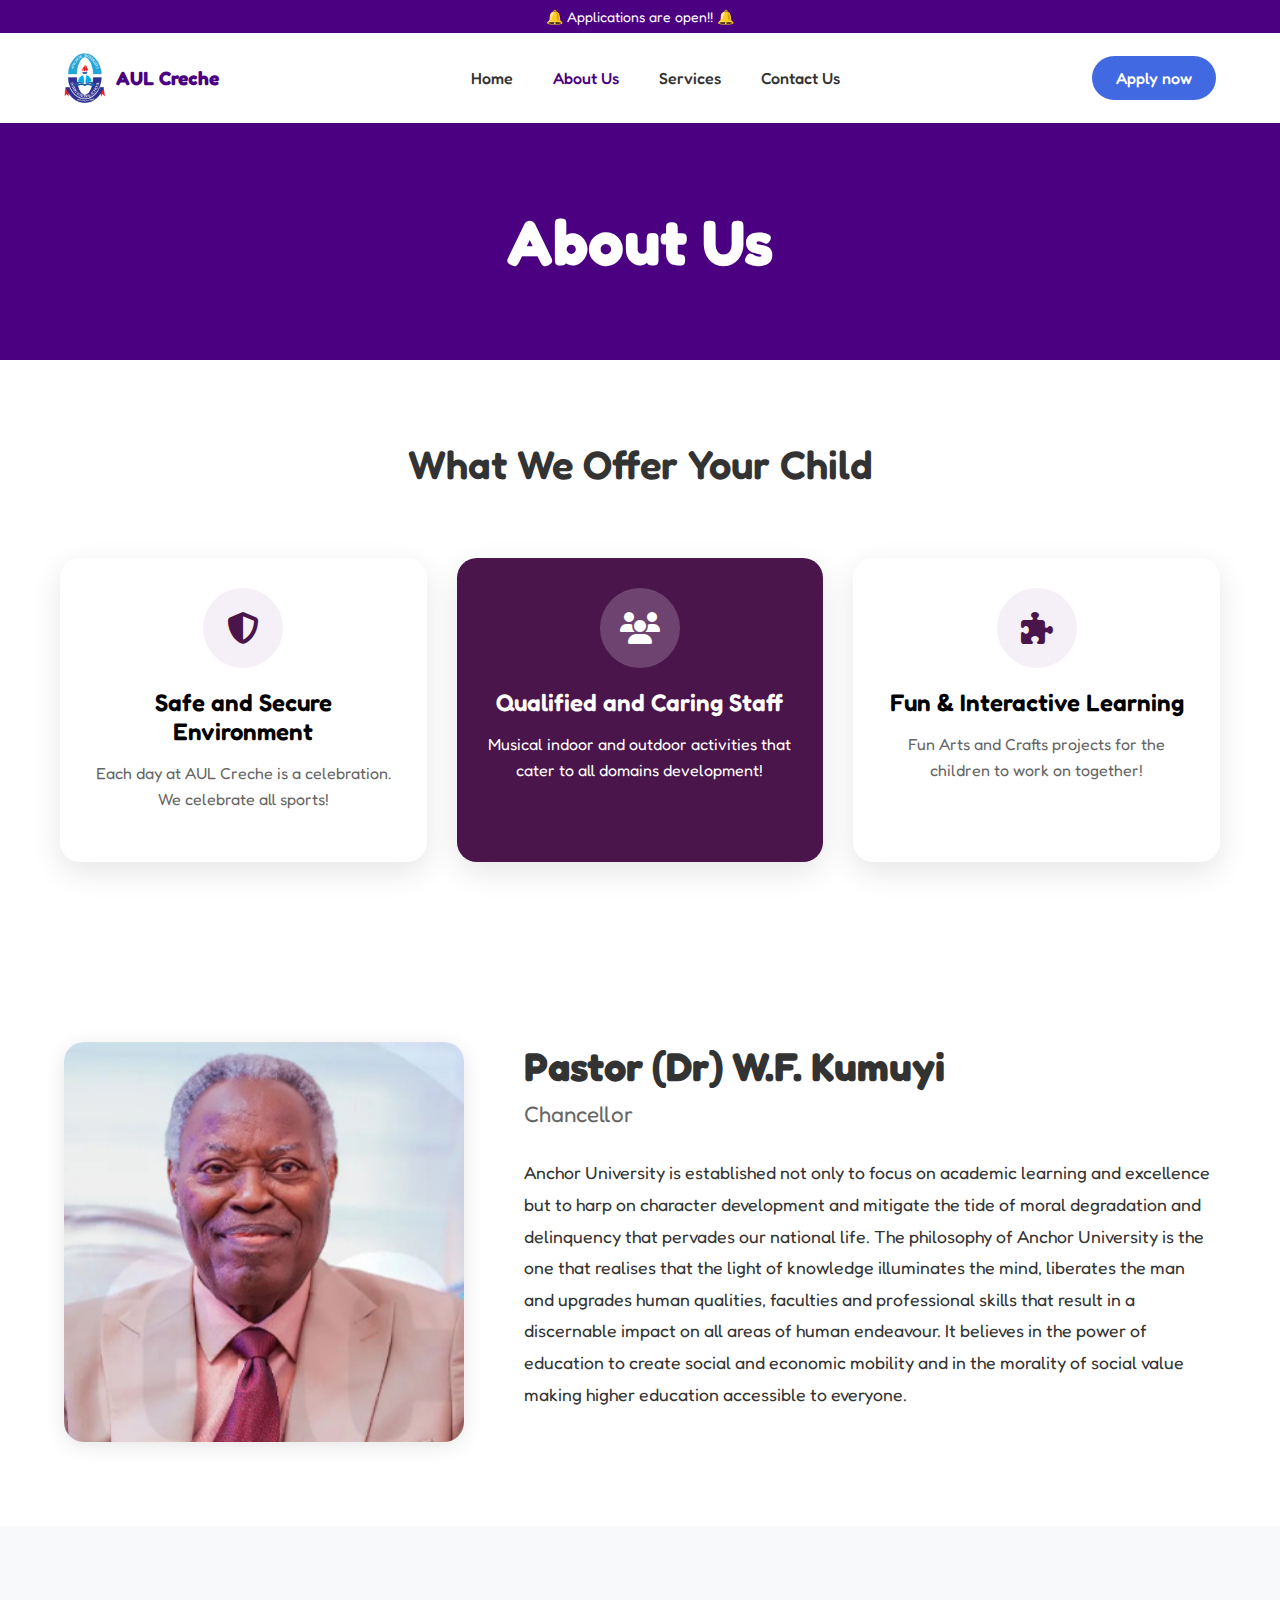
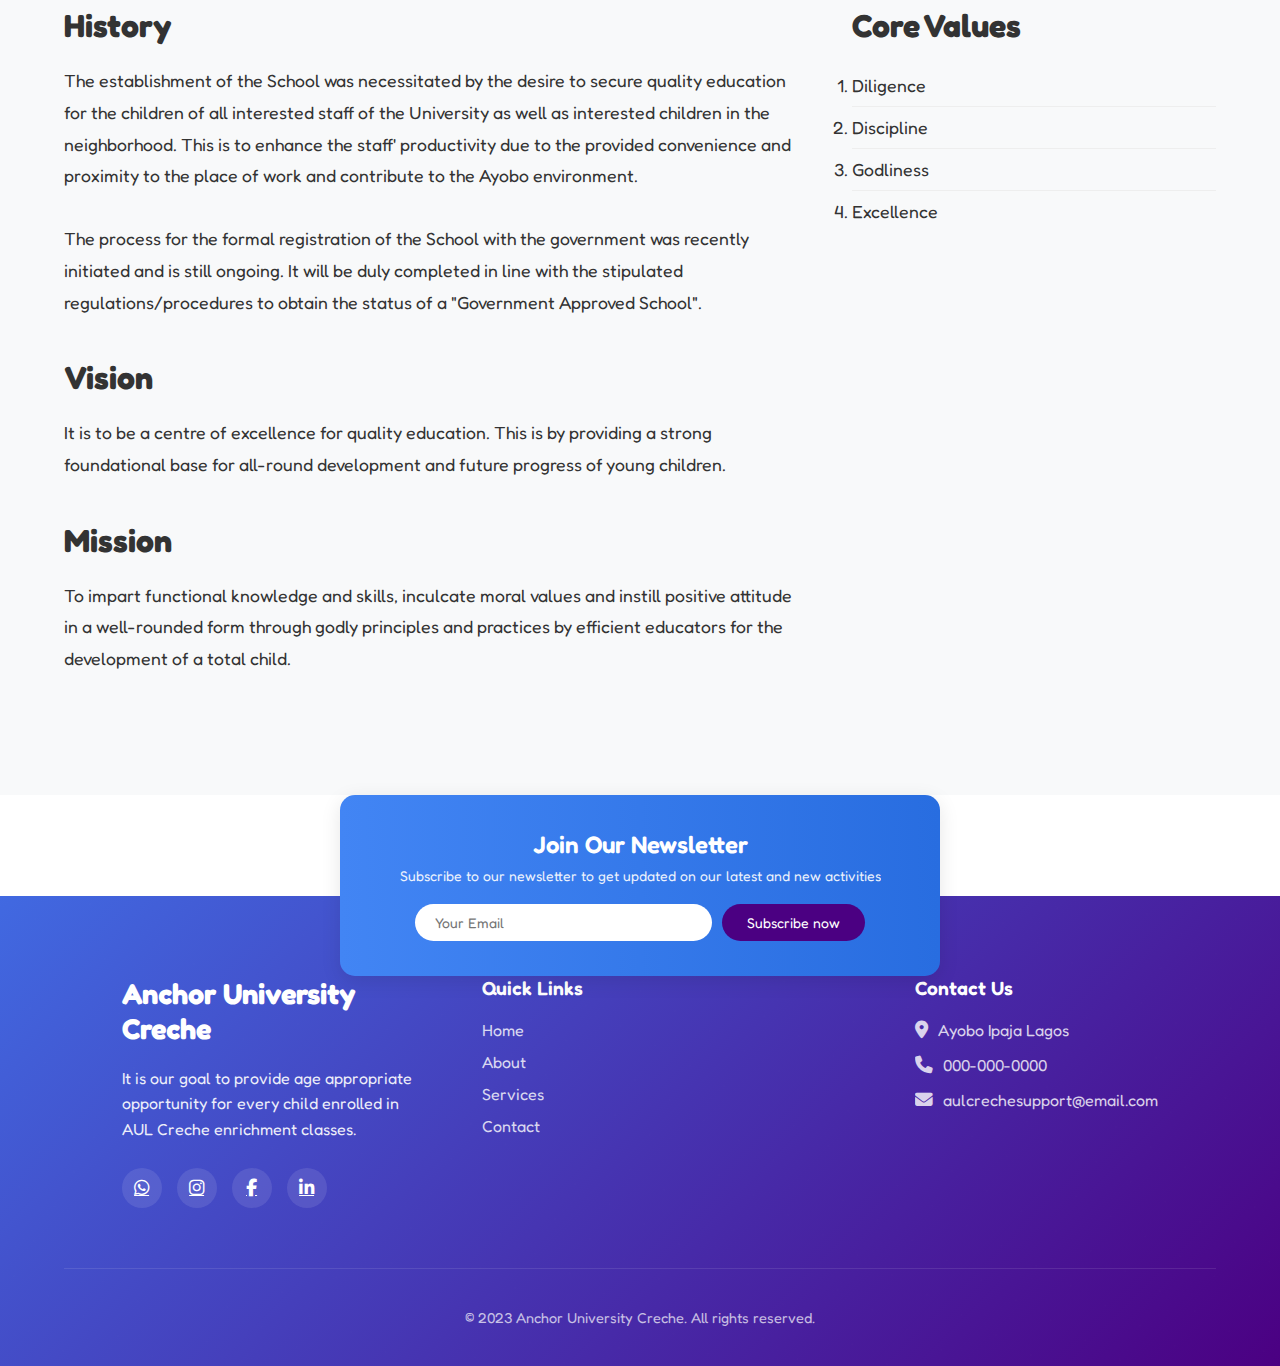
<file: about.html>
<!DOCTYPE html>
<html lang="en">
<head>
    <meta charset="UTF-8">
    <meta name="viewport" content="width=device-width, initial-scale=1.0">
    <title>About Us - Anchor University Creche</title>
    <link rel="icon" type="image/x-icon" href="/images/logo.png">
    <link rel="stylesheet" href="css/index.css">
    <link rel="stylesheet" href="css/about.css">
    <link rel="stylesheet" href="css/mobile-menu.css">
    <link href="https://fonts.googleapis.com/css2?family=Fredoka:wght@400;500;600;700&display=swap" rel="stylesheet">
    <link rel="stylesheet" href="https://cdnjs.cloudflare.com/ajax/libs/font-awesome/6.5.1/css/all.min.css">
</head>
<body>
    <!-- Announcement Bar -->
    <div class="announcement-bar">
        <p>🔔 Applications are open!! 🔔</p>
    </div>

    <!-- Header/Navigation -->
    <header>
        <nav class="navbar">
            <div class="logo">
                <img src="images/logo.png" alt="Anchor University Logo">
                <span class="logo-text">AUL Creche</span>
            </div>
            
            <ul class="nav-links">
                <li style="--i:1"><a href="index.html">Home</a></li>
                <li style="--i:2"><a href="about.html" class="active">About Us</a></li>
                <li style="--i:3"><a href="services.html">Services</a></li>
                <li style="--i:4"><a href="contact.html">Contact Us</a></li>
                <li style="--i:5" class="mobile-apply"><a href="contact.html" class="apply-btn">Apply now</a></li>
            </ul>

            <div class="nav-right">
                <a href="#" class="apply-btn desktop-apply">Apply now</a>
                <button class="menu-btn" aria-label="Toggle menu">
                    <span></span>
                    <span></span>
                    <span></span>
                </button>
            </div>
        </nav>
    </header>

    <!-- Page Title -->
    <section class="page-title">
        <h1>About Us</h1>
    </section>

    <!-- What We Offer Section -->
    <section class="what-we-offer">
        <h2>What We Offer Your Child</h2>
        <div class="offers-container">
            <div class="offer-card">
                <div class="offer-icon">
                    <i class="fas fa-shield-alt"></i>
                </div>
                <h3>Safe and Secure Environment</h3>
                <p>Each day at AUL Creche is a celebration. We celebrate all sports!</p>
            </div>

            <div class="offer-card purple">
                <div class="offer-icon">
                    <i class="fas fa-users"></i>
                </div>
                <h3>Qualified and Caring Staff</h3>
                <p>Musical indoor and outdoor activities that cater to all domains development!</p>
            </div>

            <div class="offer-card">
                <div class="offer-icon">
                    <i class="fas fa-puzzle-piece"></i>
                </div>
                <h3>Fun & Interactive Learning</h3>
                <p>Fun Arts and Crafts projects for the children to work on together!</p>
            </div>
        </div>
    </section>

    <!-- Chancellor Section -->
    <section class="chancellor-section">
        <div class="container">
            <div class="chancellor-content">
                <div class="chancellor-image">
                    <img src="images/gs.jpg" alt="Pastor (Dr) Kumuyi W.F.">
                </div>
                <div class="chancellor-info">
                    <h2>Pastor (Dr) W.F. Kumuyi</h2>
                    <p class="title">Chancellor</p>
                    <p class="description">
                        Anchor University is established not only to focus on academic learning and excellence but to harp on character development and mitigate the tide of moral degradation and delinquency that pervades our national life. The philosophy of Anchor University is the one that realises that the light of knowledge illuminates the mind, liberates the man and upgrades human qualities, faculties and professional skills that result in a discernable impact on all areas of human endeavour. It believes in the power of education to create social and economic mobility and in the morality of social value making higher education accessible to everyone.
                    </p>
                </div>
            </div>
        </div>
    </section>

    <!-- Info Section -->
    <section class="info-section">
        <div class="container">
            <div class="info-grid">
                <div class="info-left">
                    <div class="history-block">
                        <h2>History</h2>
                        <p>The establishment of the School was necessitated by the desire to secure quality education for the children of all interested staff of the University as well as interested children in the neighborhood. This is to enhance the staff' productivity due to the provided convenience and proximity to the place of work and contribute to the Ayobo environment. 
                            <br><br>The process for the formal registration of the School with the government was recently initiated and is still ongoing. It will be duly completed in line with the stipulated regulations/procedures to obtain the status of a "Government Approved School".
                            </p>
                    </div>
                    <div class="vision-block">
                        <h2>Vision</h2>
                        <p>It is to be a centre of excellence for quality education. This is by providing a strong foundational base for all-round development and future progress of young children.</p>
                    </div>
                    <div class="mission-block">
                        <h2>Mission</h2>
                        <p>To impart functional knowledge and skills, inculcate moral values and instill positive attitude in a well-rounded form through godly principles and practices by efficient educators for the development of a total child.</p>
                    </div>
                </div>
                <div class="info-right">
                    <div class="core-values">
                        <h2>Core Values</h2>
                        <ol>
                            <li>Diligence</li>
                            <li>Discipline</li>
                            <li>Godliness</li>
                            <li>Excellence</li>
                        </ol>
                    </div>
                </div>
            </div>
        </div>
    </section>

    <!-- Newsletter Section -->
    <section class="newsletter-section">
        <div class="newsletter-container">
            <h2>Join Our Newsletter</h2>
            <p>Subscribe to our newsletter to get updated on our latest and new activities</p>
            <form class="newsletter-form">
                <input type="email" placeholder="Your Email" required>
                <button type="submit" class="subscribe-button">Subscribe now</button>
            </form>
        </div>
    </section>

    <!-- Footer -->
    <footer class="footer">
        <div class="container">
            <div class="footer-content">
                <div class="footer-info">
                    <h1>Anchor University Creche</h1>
                    <p>It is our goal to provide age appropriate opportunity for every child enrolled in AUL Creche enrichment classes.</p>
                    <div class="social-icons">
                        <a href="#" aria-label="Twitter"><i class="fab fa-whatsapp"></i></a>
                        <a href="#" aria-label="Instagram"><i class="fab fa-instagram"></i></a>
                        <a href="#" aria-label="Facebook"><i class="fab fa-facebook-f"></i></a>
                        <a href="#" aria-label="LinkedIn"><i class="fab fa-linkedin-in"></i></a>
                    </div>
                </div>

                <div class="footer-links">
                    <div class="quick-links">
                        <h3>Quick Links</h3>
                        <ul>
                            <li><a href="index.html">Home</a></li>
                            <li><a href="about.html">About</a></li>
                            <li><a href="services.html">Services</a></li>
                            <li><a href="contact.html">Contact</a></li>
                        </ul>
                    </div>

                    <!-- <div class="quick-links">
                        <h3>Programs</h3>
                        <ul>
                            <li><a href="#">Curriculum</a></li>
                            <li><a href="#">Activities</a></li>
                            <li><a href="#">Events</a></li>
                            <li><a href="#">Gallery</a></li>
                        </ul>
                    </div> -->

                    <div class="contact-info">
                        <h3>Contact Us</h3>
                        <br>
                        <ul>
                            <li>
                                <i class="fas fa-map-marker-alt"></i>
                                Ayobo Ipaja Lagos
                            </li>
                            <li>
                                <i class="fas fa-phone"></i>
                                000-000-0000
                            </li>
                            <li>
                                <i class="fas fa-envelope"></i>
                                aulcrechesupport@email.com
                            </li>
                        </ul>
                    </div>
                </div>
            </div>
            
            <div class="footer-bottom">
                <p>&copy; 2023 Anchor University Creche. All rights reserved.</p>
            </div>
        </div>
    </footer>

    <script src="js/index.js"></script>
</body>
</html>
</file>
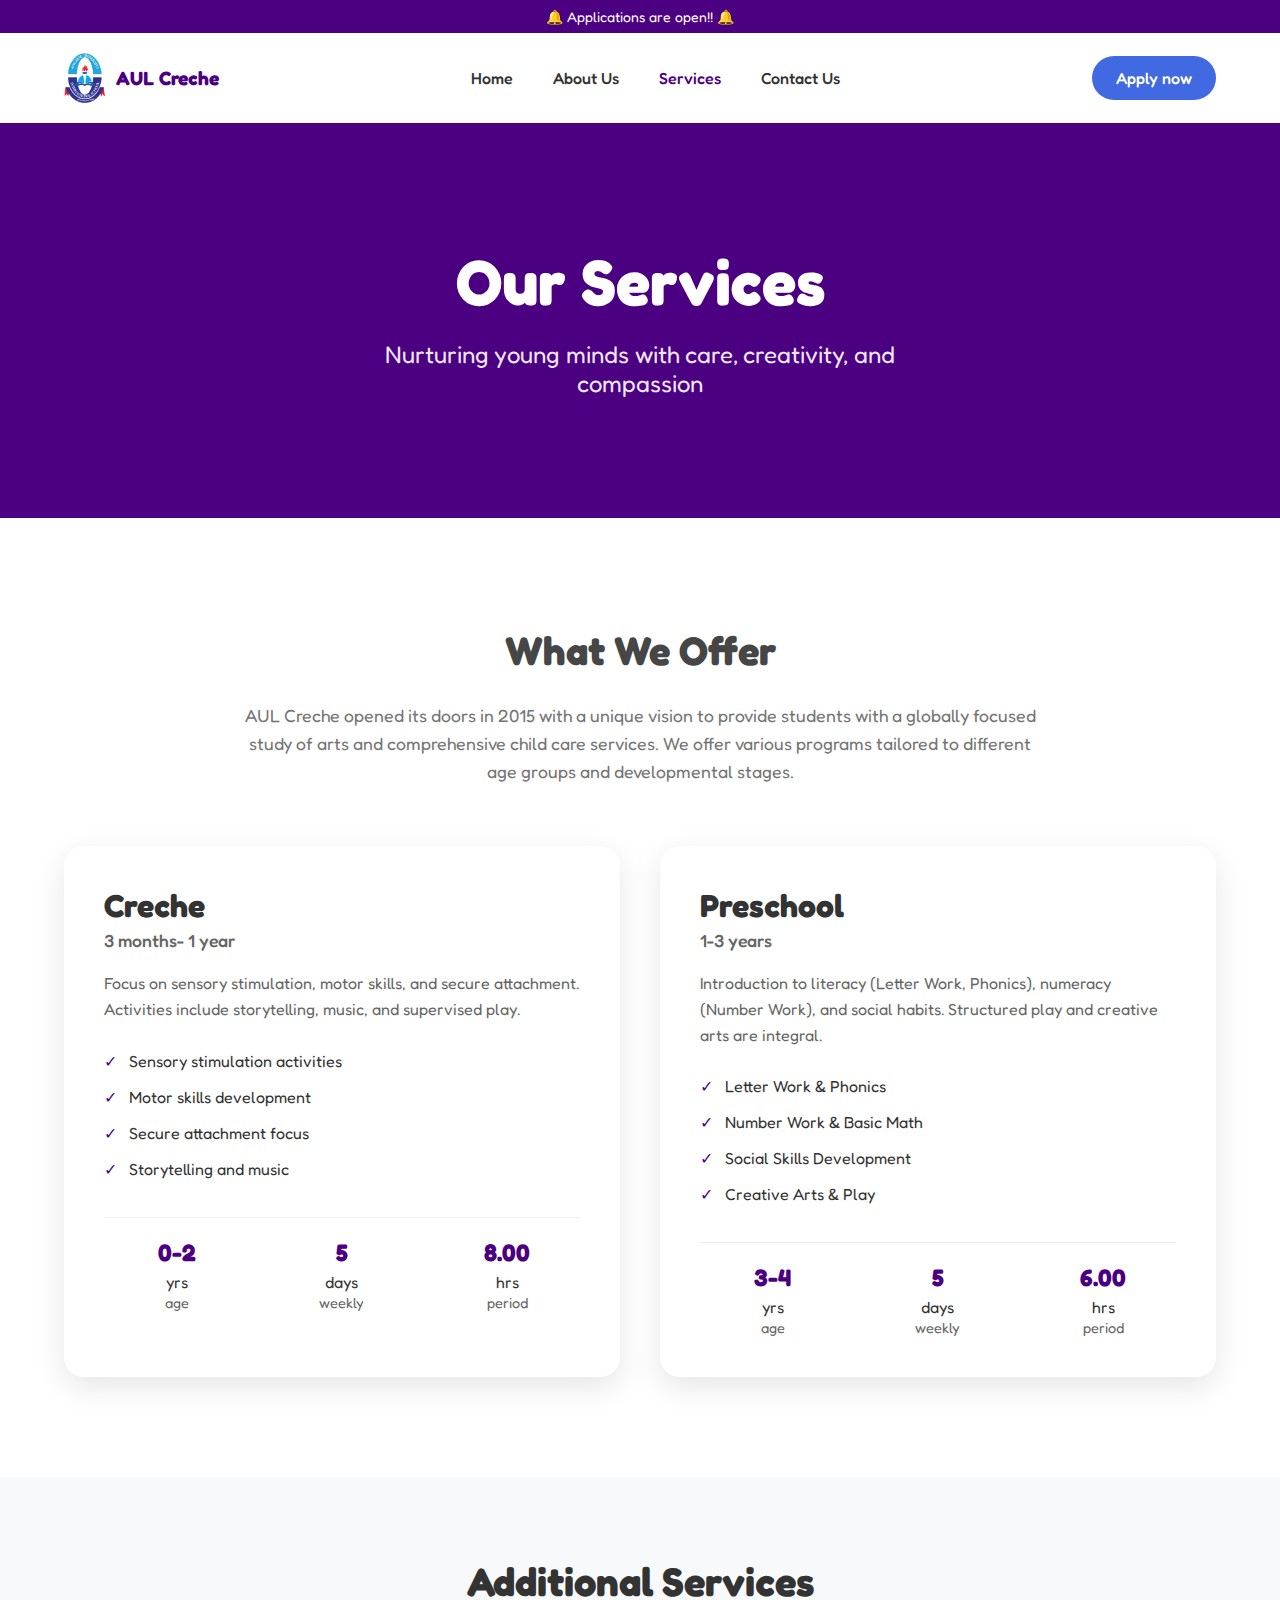
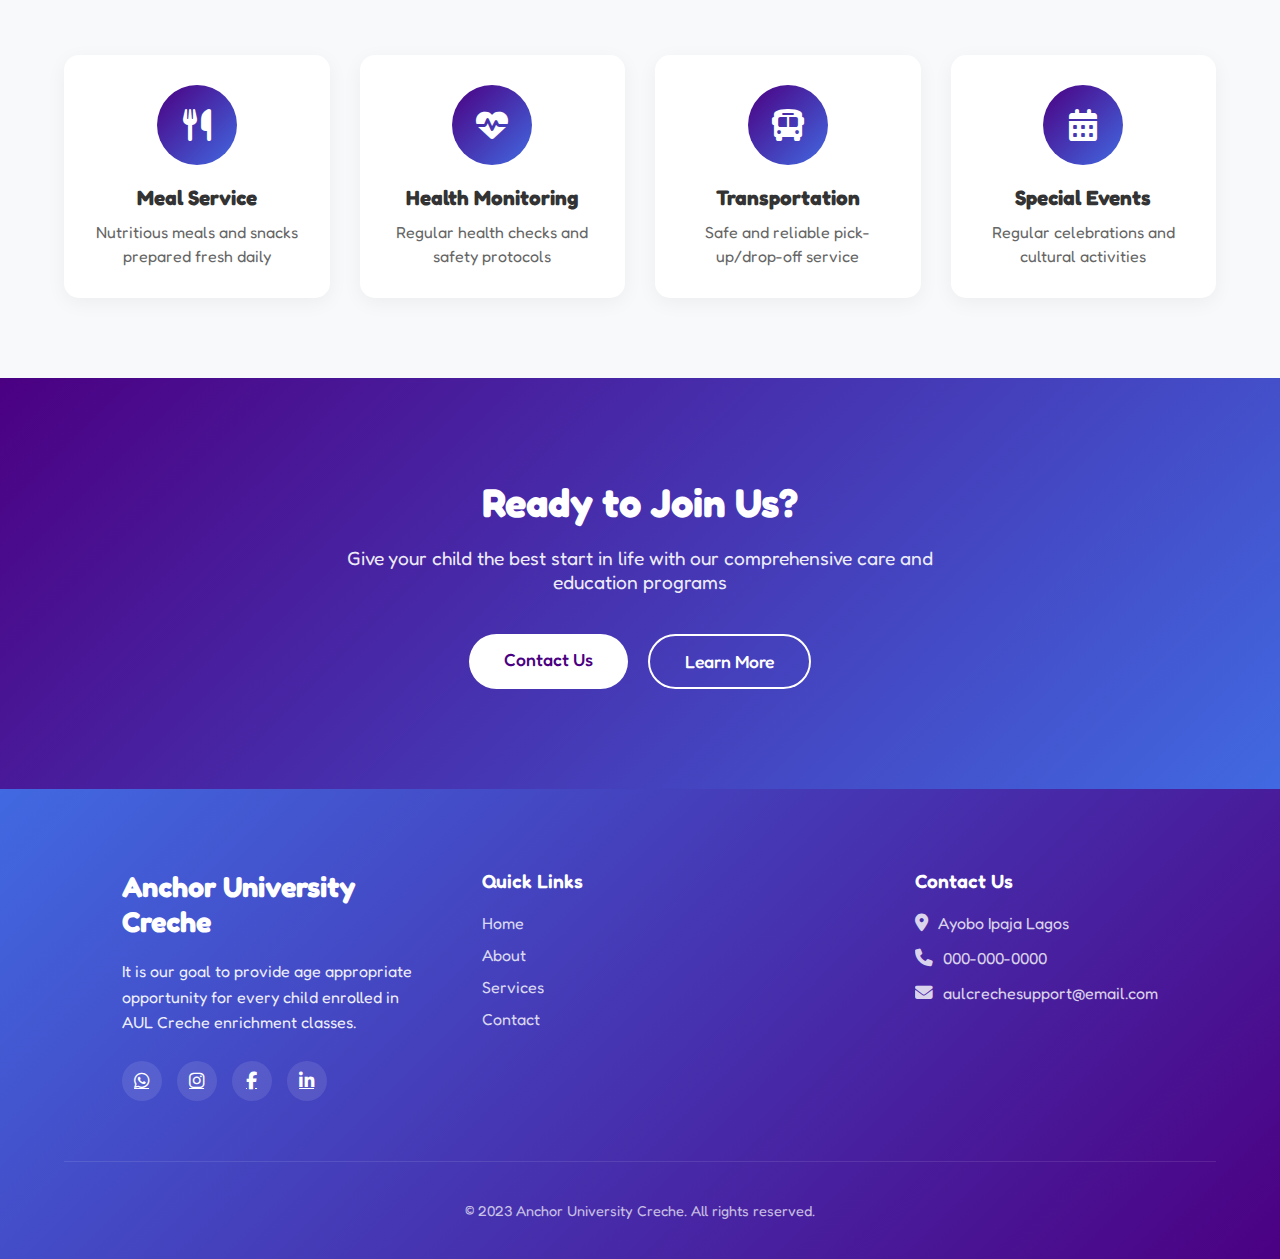
<file: services.html>
<!DOCTYPE html>
<html lang="en">
<head>
    <meta charset="UTF-8">
    <meta name="viewport" content="width=device-width, initial-scale=1.0">
    <title>Our Services - Anchor University Creche</title>
    <link rel="stylesheet" href="css/index.css">
    <link rel="stylesheet" href="css/services.css">
    <link rel="stylesheet" href="css/mobile-menu.css">
    <link href="https://fonts.googleapis.com/css2?family=Fredoka:wght@400;500;600;700&display=swap" rel="stylesheet">
    <link rel="stylesheet" href="https://cdnjs.cloudflare.com/ajax/libs/font-awesome/6.5.1/css/all.min.css">
</head>
<body>
    <!-- Announcement Bar -->
    <div class="announcement-bar">
        <p>🔔 Applications are open!! 🔔</p>
    </div>

    <!-- Header/Navigation -->
    <header>
        <nav class="navbar">
            <div class="logo">
                <img src="images/logo.png" alt="Anchor University Logo">
                <span class="logo-text">AUL Creche</span>
            </div>
            
            <ul class="nav-links">
                <li style="--i:1"><a href="index.html">Home</a></li>
                <li style="--i:2"><a href="about.html">About Us</a></li>
                <li style="--i:3"><a href="services.html" class="active">Services</a></li>
                <li style="--i:4"><a href="contact.html">Contact Us</a></li>
                <li style="--i:5" class="mobile-apply"><a href="#" class="apply-btn">Apply now</a></li>
            </ul>

            <div class="nav-right">
                <a href="#" class="apply-btn desktop-apply">Apply now</a>
                <button class="menu-btn" aria-label="Toggle menu">
                    <span></span>
                    <span></span>
                    <span></span>
                </button>
            </div>
        </nav>
    </header>

    <!-- Services Hero Section -->
    <section class="services-hero">
        <div class="container">
            <h1>Our Services</h1>
            <p>Nurturing young minds with care, creativity, and compassion</p>
        </div>
    </section>

    <!-- Main Services Section -->
    <section class="services-main">
        <div class="container">
            <div class="services-intro">
                <h2>What We Offer</h2>
                <p>AUL Creche opened its doors in 2015 with a unique vision to provide students with a globally focused study of arts and comprehensive child care services. We offer various programs tailored to different age groups and developmental stages.</p>
            </div>

            <div class="services-grid">
                <!-- Creche Service -->
                <div class="service-card">
                    <div class="service-content">
                        <h3>Creche</h3>
                        <p class="age-range">3 months- 1 year</p>
                        <p>Focus on sensory stimulation, motor skills, and secure attachment. Activities include storytelling, music, and supervised play.</p>
                        <ul class="service-features">
                            <li>Sensory stimulation activities</li>
                            <li>Motor skills development</li>
                            <li>Secure attachment focus</li>
                            <li>Storytelling and music</li>
                        </ul>
                        <div class="service-details">
                            <div class="detail-item">
                                <h4>0-2</h4>
                                <p>yrs</p>
                                <span>age</span>
                            </div>
                            <div class="detail-item">
                                <h4>5</h4>
                                <p>days</p>
                                <span>weekly</span>
                            </div>
                            <div class="detail-item">
                                <h4>8.00</h4>
                                <p>hrs</p>
                                <span>period</span>
                            </div>
                        </div>
                    </div>
                </div>

                <!-- Preschool Service -->
                <div class="service-card">
                    <div class="service-content">
                        <h3>Preschool</h3>
                        <p class="age-range">1-3 years</p>
                        <p>Introduction to literacy (Letter Work, Phonics), numeracy (Number Work), and social habits. Structured play and creative arts are integral.</p>
                        <ul class="service-features">
                            <li>Letter Work & Phonics</li>
                            <li>Number Work & Basic Math</li>
                            <li>Social Skills Development</li>
                            <li>Creative Arts & Play</li>
                        </ul>
                        <div class="service-details">
                            <div class="detail-item">
                                <h4>3-4</h4>
                                <p>yrs</p>
                                <span>age</span>
                            </div>
                            <div class="detail-item">
                                <h4>5</h4>
                                <p>days</p>
                                <span>weekly</span>
                            </div>
                            <div class="detail-item">
                                <h4>6.00</h4>
                                <p>hrs</p>
                                <span>period</span>
                            </div>
                        </div>
                    </div>
                </div>
            </div>
        </div>
    </section>

    <!-- Additional Services Section -->
    <section class="additional-services">
        <div class="container">
            <h2>Additional Services</h2>
            <div class="additional-services-grid">
                <div class="additional-service-card">
                    <div class="service-icon">
                        <i class="fas fa-utensils"></i>
                    </div>
                    <h3>Meal Service</h3>
                    <p>Nutritious meals and snacks prepared fresh daily</p>
                </div>
                <div class="additional-service-card">
                    <div class="service-icon">
                        <i class="fas fa-heartbeat"></i>
                    </div>
                    <h3>Health Monitoring</h3>
                    <p>Regular health checks and safety protocols</p>
                </div>
                <div class="additional-service-card">
                    <div class="service-icon">
                        <i class="fas fa-bus"></i>
                    </div>
                    <h3>Transportation</h3>
                    <p>Safe and reliable pick-up/drop-off service</p>
                </div>
                <div class="additional-service-card">
                    <div class="service-icon">
                        <i class="fas fa-calendar-alt"></i>
                    </div>
                    <h3>Special Events</h3>
                    <p>Regular celebrations and cultural activities</p>
                </div>
            </div>
        </div>
    </section>

    <!-- CTA Section -->
    <section class="services-cta">
        <div class="container">
            <h2>Ready to Join Us?</h2>
            <p>Give your child the best start in life with our comprehensive care and education programs</p>
            <div class="cta-buttons">
                <a href="contact.html" class="primary-btn">Contact Us</a>
                <a href="about.html" class="secondary-btn">Learn More</a>
            </div>
        </div>
    </section>

    <!-- Newsletter Section
    <section class="newsletter-section">
        <div class="newsletter-container">
            <h2>Join Our Newsletter</h2>
            <p>Subscribe to our newsletter to get updated on our latest and new activities</p>
            <form class="newsletter-form">
                <input type="email" placeholder="Your Email" required>
                <button type="submit" class="subscribe-button">Subscribe now</button>
            </form>
        </div>
    </section> -->

    <!-- Footer -->
    <footer class="footer">
        <div class="container">
            <div class="footer-content">
                <div class="footer-info">
                    <h1>Anchor University Creche</h1>
                    <p>It is our goal to provide age appropriate opportunity for every child enrolled in AUL Creche enrichment classes.</p>
                    <div class="social-icons">
                        <a href="#" aria-label="Twitter"><i class="fab fa-whatsapp"></i></a>
                        <a href="#" aria-label="Instagram"><i class="fab fa-instagram"></i></a>
                        <a href="#" aria-label="Facebook"><i class="fab fa-facebook-f"></i></a>
                        <a href="#" aria-label="LinkedIn"><i class="fab fa-linkedin-in"></i></a>
                    </div>
                </div>

                <div class="footer-links">
                    <div class="quick-links">
                        <h3>Quick Links</h3>
                        <ul>
                            <li><a href="index.html">Home</a></li>
                            <li><a href="about.html">About</a></li>
                            <li><a href="services.html">Services</a></li>
                            <li><a href="contact.html">Contact</a></li>
                        </ul>
                    </div>

                    <!-- <div class="quick-links">
                        <h3>Programs</h3>
                        <ul>
                            <li><a href="#">Curriculum</a></li>
                            <li><a href="#">Activities</a></li>
                            <li><a href="#">Events</a></li>
                            <li><a href="#">Gallery</a></li>
                        </ul>
                    </div> -->

                    <div class="contact-info">
                        <h3>Contact Us</h3>
                        <br>
                        <ul>
                            <li>
                                <i class="fas fa-map-marker-alt"></i>
                                Ayobo Ipaja Lagos
                            </li>
                            <li>
                                <i class="fas fa-phone"></i>
                                000-000-0000
                            </li>
                            <li>
                                <i class="fas fa-envelope"></i>
                                aulcrechesupport@email.com
                            </li>
                        </ul>
                    </div>
                </div>
            </div>
            
            <div class="footer-bottom">
                <p>&copy; 2023 Anchor University Creche. All rights reserved.</p>
            </div>
        </div>
    </footer>

    <script src="js/index.js"></script>
</body>
</html>
</file>
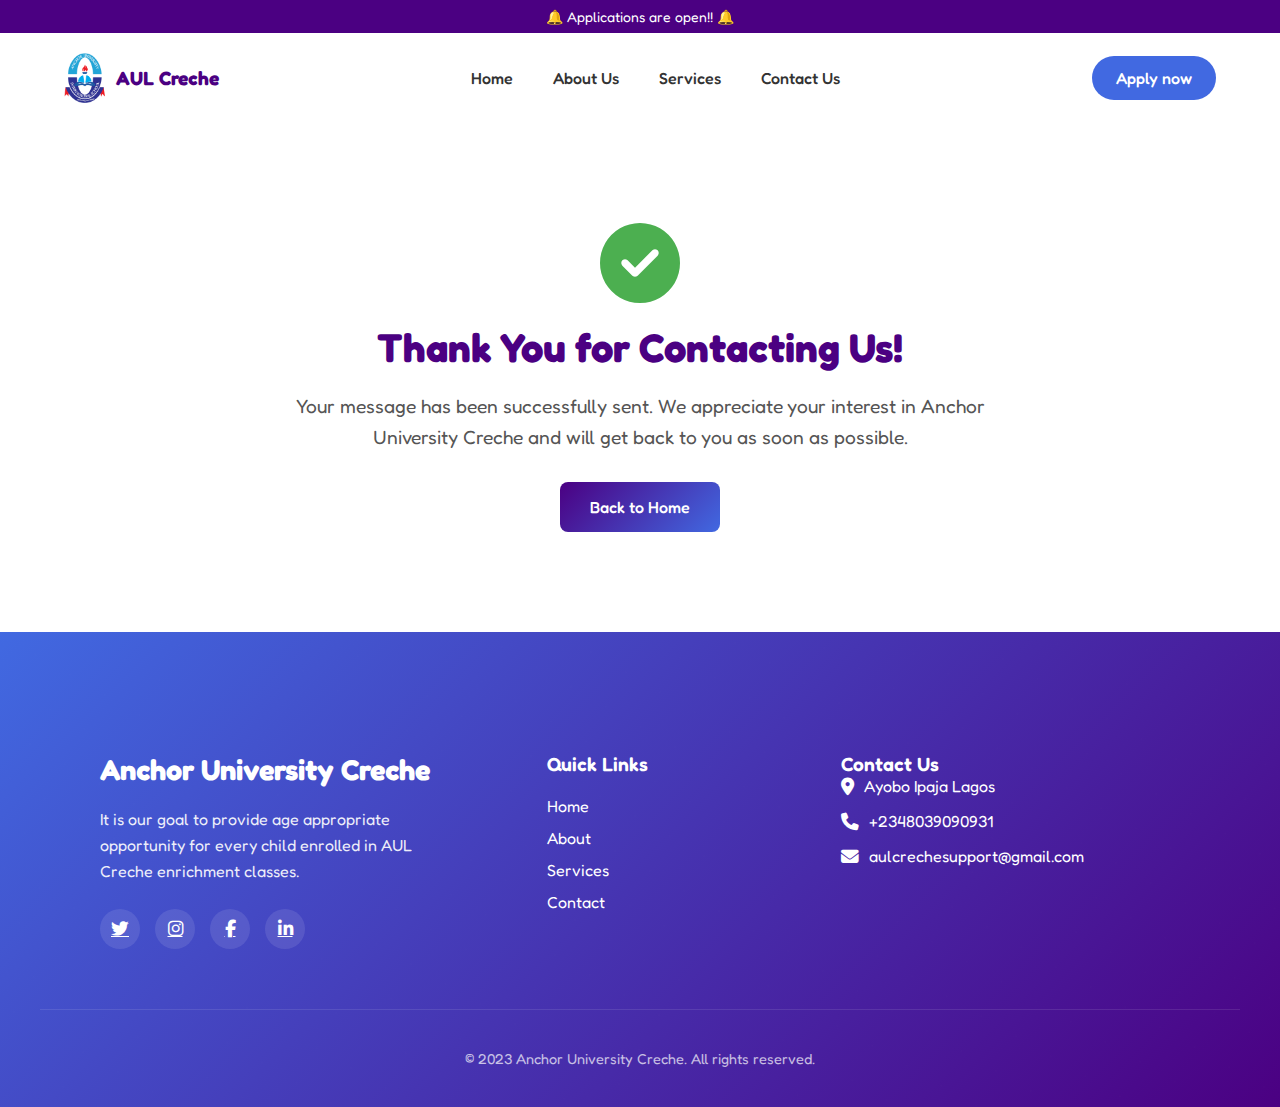
<file: thank-you.html>
<!DOCTYPE html>
<html lang="en">
<head>
    <meta charset="UTF-8">
    <meta name="viewport" content="width=device-width, initial-scale=1.0">
    <title>Thank You - Anchor University Creche</title>
    <link rel="stylesheet" href="css/index.css">
    <link rel="stylesheet" href="css/contact.css">
    <link href="https://fonts.googleapis.com/css2?family=Fredoka:wght@400;500;600;700&display=swap" rel="stylesheet">
    <link rel="stylesheet" href="https://cdnjs.cloudflare.com/ajax/libs/font-awesome/6.5.1/css/all.min.css">
    <style>
        .thank-you-container {
            text-align: center;
            padding: 100px 20px;
            max-width: 800px;
            margin: 0 auto;
        }
        
        .thank-you-container h1 {
            color: #4B0082;
            font-size: 2.5rem;
            margin-bottom: 20px;
        }
        
        .thank-you-container p {
            font-size: 1.2rem;
            color: #555;
            margin-bottom: 30px;
            line-height: 1.6;
        }
        
        .back-button {
            display: inline-block;
            background: linear-gradient(135deg, #4B0082 0%, #4169E1 100%);
            color: white;
            padding: 15px 30px;
            border-radius: 8px;
            text-decoration: none;
            font-weight: 500;
            transition: all 0.3s ease;
        }
        
        .back-button:hover {
            transform: translateY(-2px);
            box-shadow: 0 5px 15px rgba(75, 0, 130, 0.3);
        }
        
        .thank-you-icon {
            font-size: 5rem;
            color: #4CAF50;
            margin-bottom: 20px;
        }
    </style>
</head>
<body>
    <!-- Announcement Bar -->
    <div class="announcement-bar">
        <p>🔔 Applications are open!! 🔔</p>
    </div>

    <!-- Header/Navigation -->
    <header>
        <nav class="navbar">
            <div class="logo">
                <img src="images/logo.png" alt="Anchor University Logo">
                <span class="logo-text">AUL Creche</span>
            </div>
            
            <ul class="nav-links">
                <li><a href="index.html">Home</a></li>
                <li><a href="about.html">About Us</a></li>
                <li><a href="services.html">Services</a></li>
                <li><a href="contact.html">Contact Us</a></li>
                <li class="mobile-apply"><a href="#" class="apply-btn">Apply now</a></li>
            </ul>

            <div class="nav-right">
                <a href="#" class="apply-btn desktop-apply">Apply now</a>
                <button class="menu-btn" aria-label="Toggle menu">
                    <span></span>
                    <span></span>
                    <span></span>
                </button>
            </div>
        </nav>
    </header>

    <!-- Thank You Content -->
    <section class="thank-you-container">
        <i class="fas fa-check-circle thank-you-icon"></i>
        <h1>Thank You for Contacting Us!</h1>
        <p>Your message has been successfully sent. We appreciate your interest in Anchor University Creche and will get back to you as soon as possible.</p>
        <a href="index.html" class="back-button">Back to Home</a>
    </section>

    <!-- Footer -->
    <footer class="footer">
        <div class="container">
            <div class="footer-content">
                <div class="footer-info">
                    <h1>Anchor University Creche</h1>
                    <p>It is our goal to provide age appropriate opportunity for every child enrolled in AUL Creche enrichment classes.</p>
                    <div class="social-icons">
                        <a href="#" aria-label="Twitter"><i class="fab fa-twitter"></i></a>
                        <a href="#" aria-label="Instagram"><i class="fab fa-instagram"></i></a>
                        <a href="#" aria-label="Facebook"><i class="fab fa-facebook-f"></i></a>
                        <a href="#" aria-label="LinkedIn"><i class="fab fa-linkedin-in"></i></a>
                    </div>
                </div>

                <div class="footer-links">
                    <div class="quick-links">
                        <h3>Quick Links</h3>
                        <ul>
                            <li><a href="index.html">Home</a></li>
                            <li><a href="about.html">About</a></li>
                            <li><a href="services.html">Services</a></li>
                            <li><a href="contact.html">Contact</a></li>
                        </ul>
                    </div>

                    <div class="contact-info">
                        <h3>Contact Us</h3>
                        <ul>
                            <li>
                                <i class="fas fa-map-marker-alt"></i>
                                Ayobo Ipaja Lagos
                            </li>
                            <li>
                                <i class="fas fa-phone"></i>
                                +2348039090931
                            </li>
                            <li>
                                <i class="fas fa-envelope"></i>
                                aulcrechesupport@gmail.com
                            </li>
                        </ul>
                    </div>
                </div>
            </div>
            
            <div class="footer-bottom">
                <p>&copy; 2023 Anchor University Creche. All rights reserved.</p>
            </div>
        </div>
    </footer>

    <script src="js/index.js"></script>
</body>
</html>
</file>
<file: css/mobile-menu.css>
/* Mobile Menu Styles - For all pages */
@media (max-width: 768px) {
    .desktop-apply {
        display: none;
    }
    
    .mobile-apply {
        display: block;
    }
    
    .menu-btn {
        display: flex;
    }
    
    /* Position the menu button in active state */
    .menu-btn.active {
        position: fixed;
        top: 20px;
        right: 25px;
        z-index: 1002;
    }
    
    .nav-links {
        position: fixed;
        top: 0;
        right: -100%;
        width: fit-content;
        height: 100vh;
        padding: 75px 25px 15px;
        background: white;
        flex-direction: column;
        align-items: center;
        justify-content: start;
        gap: 30px;
        transition: right 0.3s ease;
        z-index: 1000;
        box-shadow: -5px 0 15px rgba(0,0,0,0.1);
        overflow-y: auto;
        display: flex !important;
    }
    
    .nav-links.active {
        right: 0;
    }
    
    .nav-links li {
        opacity: 0;
        transform: translateX(20px);
        animation: slideIn 0.3s forwards;
        animation-delay: calc(0.1s * var(--i, 0));
        width: 100%;
        text-align: center;
        font-size: 1.2rem;
    }
    
    .nav-links li a {
        display: block;
        padding: 10px 15px;
        font-weight: 600;
        border-radius: 8px;
        transition: all 0.3s ease;
    }
    
    .nav-links li a:hover {
        background-color: rgba(75, 0, 130, 0.1);
        transform: translateX(5px);
    }
    
    .nav-links li a.active {
        background-color: rgba(75, 0, 130, 0.1);
        color: #4B0082;
        border-left: 4px solid #4B0082;
    }
    
    .nav-links.active li {
        opacity: 1;
        transform: translateX(0);
    }
    
    .mobile-apply .apply-btn {
        margin-top: 10px;
        padding: 12px 25px;
        font-weight: 600;
        box-shadow: 0 4px 10px rgba(65, 105, 225, 0.3);
    }
    
    @keyframes slideIn {
        from {
            opacity: 0;
            transform: translateX(20px);
        }
        to {
            opacity: 1;
            transform: translateX(0);
        }
    }
    
    body.menu-open {
        overflow: hidden;
    }
    
    /* Add overlay when menu is open */
    body.menu-open::after {
        content: '';
        position: fixed;
        top: 0;
        left: 0;
        width: 100%;
        height: 100%;
        background: rgba(0, 0, 0, 0.5);
        z-index: 99;
        opacity: 1;
        transition: opacity 0.3s ease;
    }
}
</file>
<file: css/contact.css>
.page-title {
    background-color: #4B0082;
    background-size: cover;
    background-position: center;
    padding: 60px 0;
    text-align: center;
    margin-bottom: 50px;
    padding: 120px 5%;
    color: white;
    position: relative;
}

.page-title p {
    font-size: 1.5rem;
    opacity: 0.9;
    max-width: 600px;
    margin: 0 auto;
}

.page-title h1 {
    font-size: 2.5rem;
    color: #fff;
    margin: 0;
    font-weight: 700;
}

/* Contact Form Section - Reworked to match website theme */
.contact-section {
    padding: 50px 0 80px;
    background-color: #f9f9f9;
}

.contact-intro {
    text-align: center;
    font-size: 1.2rem;
    color: #666;
    margin-bottom: 50px;
}

.contact-container {
    max-width: 1200px;
    margin: 0 auto;
    padding: 0 20px;
}

.contact-grid {
    display: grid;
    grid-template-columns: 1fr 2fr;
    gap: 0;
    background: #fff;
    border-radius: 20px;
    box-shadow: 0 10px 30px rgba(0, 0, 0, 0.1);
    overflow: hidden;
}

/* Left panel with contact info */
.contact-info-panel {
    background: linear-gradient(135deg, #4B0082 0%, #4169E1 100%);
    color: white;
    padding: 60px 40px;
    position: relative;
    overflow: hidden;
}

.contact-info-panel::before {
    content: '';
    position: absolute;
    bottom: -100px;
    right: -100px;
    width: 300px;
    height: 300px;
    background: rgba(255, 255, 255, 0.05);
    border-radius: 50%;
    z-index: 1;
}

.contact-info-panel h2 {
    font-size: 2rem;
    margin-bottom: 15px;
    color: #fff;
    font-weight: 700;
}

.contact-info-panel p {
    color: rgba(255, 255, 255, 0.8);
    margin-bottom: 40px;
    font-size: 1.1rem;
    line-height: 1.6;
}

.contact-details {
    margin-top: 60px;
    position: relative;
    z-index: 2;
}

.contact-item {
    display: flex;
    align-items: center;
    margin-bottom: 30px;
    color: #fff;
}

.contact-item i {
    font-size: 20px;
    margin-right: 20px;
    color: #40E0D0;
    width: 24px;
}

.contact-item span {
    font-size: 1rem;
    color: rgba(255, 255, 255, 0.9);
}

.social-links {
    margin-top: 60px;
    position: relative;
    z-index: 2;
}

.social-links a {
    display: inline-flex;
    align-items: center;
    justify-content: center;
    width: 40px;
    height: 40px;
    background: rgba(255, 255, 255, 0.1);
    border-radius: 50%;
    margin-right: 15px;
    color: white;
    font-size: 1.1rem;
    transition: all 0.3s ease;
}

.social-links a:hover {
    background: #fff;
    color: #4B0082;
    transform: translateY(-3px);
}

/* Right panel with form */
.contact-form-panel {
    padding: 60px;
    background: #fff;
}

.form-group {
    margin-bottom: 25px;
}

.form-row {
    display: grid;
    grid-template-columns: 1fr 1fr;
    gap: 30px;
    margin-bottom: 25px;
}

.form-group label {
    display: block;
    margin-bottom: 10px;
    color: #333;
    font-weight: 500;
    font-size: 0.95rem;
}

.form-group input,
.form-group textarea {
    width: 100%;
    padding: 12px 0;
    border: none;
    border-bottom: 1px solid #ddd;
    font-size: 1rem;
    transition: all 0.3s ease;
    background: transparent;
}

.form-group input:focus,
.form-group textarea:focus {
    outline: none;
    border-color: #4B0082;
}

.form-group textarea {
    height: 100px;
    resize: vertical;
    margin-top: 20px;
}

/* Subject options styling */
.subject-options {
    display: flex;
    gap: 20px;
    flex-wrap: wrap;
    margin-top: 10px;
}

.subject-option {
    flex: 1;
    min-width: 200px;
    position: relative;
    cursor: pointer;
}

.subject-option input[type="checkbox"] {
    display: none;
}

.subject-option label {
    display: block;
    padding: 15px 20px 15px 45px;
    background: #fff;
    border: 1px solid #e0e0e0;
    border-radius: 8px;
    cursor: pointer;
    transition: all 0.3s ease;
    position: relative;
}

.subject-option label:before {
    content: '';
    position: absolute;
    left: 15px;
    top: 50%;
    transform: translateY(-50%);
    width: 20px;
    height: 20px;
    border: 2px solid #e0e0e0;
    border-radius: 4px;
    transition: all 0.3s ease;
}

.subject-option label:after {
    content: '';
    position: absolute;
    left: 19px;
    top: 50%;
    transform: translateY(-50%) rotate(45deg);
    width: 12px;
    height: 12px;
    border: 2px solid #fff;
    border-width: 0 2px 2px 0;
    opacity: 0;
    transition: all 0.2s ease;
}

.subject-option input[type="checkbox"]:checked + label {
    border-color: #4B0082;
}

.subject-option input[type="checkbox"]:checked + label:before {
    background: #4B0082;
    border-color: #4B0082;
}

.subject-option input[type="checkbox"]:checked + label:after {
    opacity: 1;
    transform: translateY(-75%) rotate(45deg);
}

.subject-option label:hover {
    border-color: #4B0082;
    box-shadow: 0 2px 8px rgba(0, 0, 0, 0.1);
}

.subject-option label:hover:before {
    border-color: #4B0082;
}

/* Form status messages */
#formStatus {
    margin: 15px 0;
    padding: 10px;
    border-radius: 5px;
    font-weight: 500;
}

.success-message {
    background-color: rgba(76, 175, 80, 0.1);
    color: #4CAF50;
    border-left: 4px solid #4CAF50;
}

.error-message {
    background-color: rgba(244, 67, 54, 0.1);
    color: #F44336;
    border-left: 4px solid #F44336;
}

/* Send message button */
.send-message-btn {
    background: linear-gradient(135deg, #4B0082 0%, #4169E1 100%);
    color: white;
    border: none;
    padding: 15px 30px;
    border-radius: 8px;
    font-size: 1rem;
    font-weight: 500;
    cursor: pointer;
    transition: all 0.3s ease;
    width: auto;
    float: right;
    margin-top: 20px;
}

.send-message-btn:hover {
    transform: translateY(-2px);
    box-shadow: 0 5px 15px rgba(75, 0, 130, 0.3);
}

.send-message-btn:disabled {
    background: #cccccc;
    cursor: not-allowed;
    transform: none;
    box-shadow: none;
}

/* Responsive styles */
@media screen and (max-width: 992px) {
    .contact-grid {
        grid-template-columns: 1fr;
    }
    
    .contact-info-panel {
        padding: 40px;
    }
    
    .contact-form-panel {
        padding: 40px;
    }
}

@media screen and (max-width: 768px) {
    .contact-section {
        padding: 60px 5%;
    }
    
    .contact-info-panel,
    .contact-form-panel {
        padding: 30px;
    }
    
    .form-row {
        grid-template-columns: 1fr;
        gap: 20px;
    }
    
    .send-message-btn {
        width: 100%;
        float: none;
    }
    
    .subject-options {
        flex-direction: column;
    }
}

@media screen and (max-width: 576px) {
    .contact-info-panel,
    .contact-form-panel {
        padding: 20px;
    }
}

/* Fix for menu overlay */
body.menu-open {
    overflow: hidden;
}
</file>
<file: css/index.css>
/* Reset and Base Styles */
* {
    margin: 0;
    padding: 0;
    box-sizing: border-box;
    font-family: 'Fredoka', sans-serif;
}

body {
    overflow-x: hidden;
}

/* Announcement Bar */
.announcement-bar {
    background-color: #4B0082;
    color: white;
    text-align: center;
    padding: 8px;
    font-size: 14px;
}

/* Navbar Styles - Reworked */
.navbar {
    display: flex;
    justify-content: space-between;
    align-items: center;
    padding: 20px 5%;
    background: white;
    position: relative;
}

.logo {
    display: flex;
    align-items: center;
    gap: 10px;
    z-index: 1001; /* Keep logo above mobile menu */
}

.logo img {
    height: 50px;
}

.logo-text {
    font-weight: 700;
    color: #4B0082;
    font-size: 1.2rem;
}

.nav-links {
    display: flex;
    list-style: none;
    gap: 40px;
    margin: 0;
    padding: 0;
}

.nav-links a {
    text-decoration: none;
    color: #333;
    font-weight: 500;
    transition: color 0.3s;
}

.nav-links a:hover,
.nav-links a.active {
    color: #4B0082;
}

.nav-right {
    display: flex;
    align-items: center;
    gap: 20px;
    z-index: 1001; /* Keep buttons above mobile menu */
}

.apply-btn {
    background-color: #4169E1;
    color: white;
    padding: 12px 24px;
    border-radius: 25px;
    text-decoration: none;
    font-weight: 500;
    transition: background-color 0.3s;
}

.apply-btn:hover {
    background-color: #3154b3;
}

.menu-btn {
    display: none;
    flex-direction: column;
    gap: 6px;
    background: none;
    border: none;
    cursor: pointer;
    padding: 5px;
    z-index: 1001;
}

.menu-btn span {
    display: block;
    width: 25px;
    height: 2px;
    background-color: #333;
    transition: 0.3s;
}

/* Menu button animation */
.menu-btn.active span:nth-child(1) {
    transform: rotate(45deg) translate(5px, 5px);
}

.menu-btn.active span:nth-child(2) {
    opacity: 0;
}

.menu-btn.active span:nth-child(3) {
    transform: rotate(-45deg) translate(5px, -5px);
}

/* Mobile Apply Button */
.mobile-apply {
    display: none;
}

/* Mobile Styles */
@media (max-width: 768px) {
    .desktop-apply {
        display: none;
    }
    
    .mobile-apply {
        display: block;
    }
    
    /* All other mobile menu styles are now in mobile-menu.css */
    
    .hero {
        flex-direction: column;
        text-align: center;
        padding: 50px 5%;
    }
    
    .hero-content {
        margin-left: 5%;
    }
    
    .hero-image-container {
        width: 80%;
    }

    .hero h1 {
        font-size: 2.5rem;
        white-space: normal;
        letter-spacing: 0.08em;
    }
}

/* Hero Section */
.hero {
    position: relative;
    width: 100%;
    height: 100vh;
    background-image: url('https://images.unsplash.com/photo-1587654780291-39c9404d746b?q=80&w=2070&auto=format&fit=crop');
    background-size: cover;
    background-position: center;
    background-repeat: no-repeat;
    display: flex;
    align-items: center;
    justify-content: center;
    color: #fff;
    text-align: center;
}

.hero::before {
    content: '';
    position: absolute;
    top: 0;
    left: 0;
    right: 0;
    bottom: 0;
    background: rgba(0, 0, 0, 0.5);
    z-index: 1;
}

.hero-overlay {
    position: absolute;
    top: 0;
    left: 0;
    right: 0;
    bottom: 0;
    background: rgba(0, 0, 0, 0.5);
    z-index: 1;
}

.hero-content {
    position: relative;
    z-index: 2;
    max-width: 800px;
    padding: 0 20px;
    text-align: left;
    display: flex;
    flex-direction: column;
    align-items: flex-start;
    justify-content: center;
    margin-left: 10%;
}

.hero h1 {
    font-size: 4.5rem;
    font-weight: 800;
    margin-bottom: 1.5rem;
    text-shadow: none;
    letter-spacing: 0.1em;
    text-transform: uppercase;
    white-space: nowrap;
    text-align: left;
    color: #ffff;
}

.hero-text {
    display: inline-block;
}

.hero h2 {
    text-align: left;
    margin-bottom: 2rem;
    font-size: 1.5rem;
    color: #4B0082;
}

.apply-now-btn {
    display: inline-block;
    padding: 1rem 2.5rem;
    font-size: 1.2rem;
    font-weight: 600;
    color: #fff;
    background-color: #4B0082;
    border-radius: 50px;
    text-decoration: none;
    transition: none;
}

.hero-image-container {
    position: relative;
    width: 45%;
    z-index: 2;
}

.hero-image {
    width: 100%;
    height: 500px;
    border-radius: 50% 50% 0 50%;
    overflow: hidden;
    border: 10px solid rgba(255, 255, 255, 0.1);
}

.hero-image img {
    width: 100%;
    height: 100%;
    object-fit: cover;
}

.decorative-elements {
    display: none;
}

.deco {
    position: absolute;
}

.glasses {
    top: -30px;
    right: 20%;
    width: 60px;
}

.shape-1 {
    width: 30px;
    height: 30px;
    background: rgba(255, 255, 255, 0.1);
    border-radius: 50%;
    top: 20%;
    left: -50px;
}

.shape-2 {
    width: 20px;
    height: 20px;
    background: rgba(255, 255, 255, 0.1);
    border-radius: 50%;
    bottom: 30%;
    right: -30px;
}

.shape-3 {
    width: 40px;
    height: 40px;
    border: 3px solid rgba(255, 255, 255, 0.1);
    border-radius: 50%;
    bottom: 10%;
    left: 20%;
}

/* Welcome Section Styles - Plain Version */
.welcome-section {
    background: none;
    padding: 40px 0 20px 0;
    text-align: center;
}
.welcome-section .container {
    max-width: 700px;
    margin: 0 auto;
}
.welcome-section h2 {
    font-family: inherit;
    font-size: 2rem;
    color: #222;
    margin-bottom: 14px;
    font-weight: 600;
    letter-spacing: 0;
}
.welcome-section p {
    font-size: 1.05rem;
    color: #222;
    line-height: 1.6;
    background: none;
    border-radius: 0;
    box-shadow: none;
    padding: 0;
    margin: 0 auto;
    display: inline-block;
    text-align: center;
}
@media (max-width: 600px) {
    .welcome-section {
        padding: 24px 0 10px 0;
    }
    .welcome-section h2 {
        font-size: 1.2rem;
    }
    .welcome-section p {
        font-size: 0.98rem;
    }
}

/* Responsive Design */
@media (max-width: 1024px) {
    .hero h1 {
        font-size: 3rem;
    }
    
    .hero-image {
        height: 400px;
    }
}

@media (max-width: 480px) {
    .hero-content {
        margin-left: 20px;
    }
    
    .hero h1 {
        font-size: 2rem;
        letter-spacing: 0.05em;
    }
    
    /* .admission-text {
        font-size: 1.2rem;
    } */
    
    .hero-image {
        height: 300px;
    }
}

/* About Us Section */
.about-us {
    padding: 80px 5%;
    background: #fff;
}

.container {
    max-width: 1200px;
    margin: 0 auto;
}

.about-content {
    display: flex;
    align-items: center;
    gap: 80px;
}

.about-image {
    flex: 1;
    position: relative;
    padding-bottom: 40px; /* Space for the waves */
}

.about-image img {
    width: 100%;
    border-radius: 50% 50% 50% 50%;
    position: relative;
    z-index: 2;
}

/* Waves decoration */
.image-decoration {
    position: absolute;
    bottom: 0;
    left: 50%;
    transform: translateX(-50%);
    width: 80px;
    height: 20px;
    background-image: url("data:image/svg+xml,%3Csvg width='80' height='20' viewBox='0 0 80 20' fill='none' xmlns='http://www.w3.org/2000/svg'%3E%3Cpath d='M0 10C20 10 20 0 40 0C60 0 60 10 80 10' stroke='%234169E1' stroke-width='2'/%3E%3C/svg%3E");
    background-repeat: no-repeat;
    background-position: center;
}

.about-text {
    flex: 1;
}

.about-text h2 {
    font-size: 2.5rem;
    color: #000;
    margin-bottom: 20px;
    font-weight: 700;
}

.about-text > p {
    color: #333;
    line-height: 1.6;
    margin-bottom: 30px;
    font-size: 1.1rem;
}

.stats-container {
    background: #4169E1;
    border-radius: 15px;
    padding: 25px;
    display: flex;
    justify-content: space-between;
    margin-bottom: 30px;
    color: white;
}

.stat-box {
    text-align: center;
    position: relative;
    flex: 1;
}

.stat-box:not(:last-child)::after {
    content: '';
    position: absolute;
    right: 0;
    top: 50%;
    transform: translateY(-50%);
    height: 80%;
    width: 1px;
    background: rgba(255, 255, 255, 0.3);
}

.stat-box h3 {
    font-size: 1.8rem;
    margin-bottom: 5px;
}

.stat-box p {
    font-size: 0.9rem;
    opacity: 0.9;
}

.about-features {
    list-style: none;
    margin-bottom: 30px;
}

.about-features li {
    display: flex;
    align-items: center;
    margin-bottom: 15px;
    color: #333;
    font-size: 1.1rem;
}

.feature-icon {
    display: inline-flex;
    align-items: center;
    justify-content: center;
    width: 20px;
    height: 20px;
    margin-right: 15px;
    color: #40E0D0;
    font-size: 20px;
}

.view-more-btn {
    display: inline-block;
    background: #4169E1;
    color: white;
    padding: 15px 35px;
    border-radius: 30px;
    text-decoration: none;
    font-weight: 500;
    transition: transform 0.3s;
}

.view-more-btn:hover {
    transform: translateY(-2px);
}

/* Responsive styles for About Us section */
@media (max-width: 768px) {
    .about-content {
        flex-direction: column;
        text-align: center;
        gap: 40px;
    }

    .about-image {
        max-width: 500px;
        margin: 0 auto;
    }

    .stats-container {
        padding: 20px 15px;
    }

    .about-features li {
        justify-content: center;
    }

    .stat-box h3 {
        font-size: 1.5rem;
    }
}

@media (max-width: 480px) {
    .stats-container {
        flex-direction: column;
        gap: 20px;
    }

    .stat-box:not(:last-child)::after {
        display: none;
    }

    .about-text h2 {
        font-size: 2rem;
    }
}

/* Services Section */
.services {
    padding: 80px 5%;
    background: linear-gradient(135deg, #4B0082 0%, #4169E1 100%, #4B0082 100%);
    color: white;
    text-align: center;
}

.services h2 {
    font-size: 2.5rem;
    margin-bottom: 20px;
    font-weight: 700;
}

.services-intro {
    max-width: 600px;
    margin: 0 auto 50px;
    line-height: 1.6;
    opacity: 0.9;
}

.services-grid {
    display: grid;
    grid-template-columns: repeat(auto-fit, minmax(300px, 1fr));
    gap: 30px;
    max-width: 1200px;
    margin: 0 auto;
}

.service-card {
    background: white;
    border-radius: 20px;
    padding: 30px;
    color: #333;
    text-align: left;
}

.service-card h3 {
    font-size: 1.8rem;
    color: #000;
    margin-bottom: 5px;
}

.service-card .age-range {
    color: #666;
    margin-bottom: 20px;
    font-size: 1.1rem;
}

.service-card .description {
    color: #333;
    line-height: 1.6;
    margin-bottom: 30px;
    font-size: 1rem;
}

.service-info {
    display: flex;
    justify-content: space-between;
    background: #4B0082;
    border-radius: 15px;
    padding: 20px;
    color: white;
    text-align: center;
}

.info-item {
    display: flex;
    flex-direction: column;
    align-items: center;
    position: relative;
}

.info-item:not(:last-child)::after {
    content: '';
    position: absolute;
    right: -15px;
    top: 50%;
    transform: translateY(-50%);
    height: 80%;
    width: 1px;
    background: rgba(255, 255, 255, 0.2);
}

.info-item .value {
    font-size: 1.2rem;
    font-weight: 600;
    margin-bottom: 2px;
}

.info-item .label {
    font-size: 0.9rem;
    opacity: 0.9;
    margin-bottom: 2px;
}

.info-item .sublabel {
    font-size: 0.8rem;
    opacity: 0.7;
}

/* Responsive styles for Services section */
@media (max-width: 768px) {
    .services {
        padding: 60px 5%;
    }

    .services h2 {
        font-size: 2rem;
    }

    .services-grid {
        grid-template-columns: 1fr;
        max-width: 500px;
    }
}

@media (max-width: 480px) {
    .service-info {
        padding: 15px 10px;
    }

    .info-item .value {
        font-size: 1rem;
    }

    .info-item .label,
    .info-item .sublabel {
        font-size: 0.8rem;
    }
}

/* FAQ Section */
.faq-section {
    padding: 80px 5%;
    background: #fff;
}

.faq-content {
    display: flex;
    align-items: flex-start;
    gap: 60px;
    max-width: 1200px;
    margin: 0 auto;
}

.faq-text {
    flex: 1;
}

.faq-text h2 {
    font-size: 2.5rem;
    color: #000;
    margin-bottom: 40px;
    font-weight: 700;
}

.accordion {
    display: flex;
    flex-direction: column;
    gap: 20px;
}

.accordion-item {
    background: #fff;
    border-radius: 15px;
    overflow: hidden;
}

.accordion-item.active {
    background: #4B0082;
    color: white;
}

.accordion-header {
    display: flex;
    justify-content: space-between;
    align-items: center;
    padding: 20px 25px;
    cursor: pointer;
    border-radius: 15px;
    background: #fff;
}

.accordion-item.active .accordion-header {
    background: #4B0082;
}

.accordion-header p {
    font-size: 1.1rem;
    margin: 0;
    padding-right: 20px;
}

.toggle-btn {
    background: none;
    border: none;
    width: 30px;
    height: 30px;
    border-radius: 50%;
    display: flex;
    align-items: center;
    justify-content: center;
    cursor: pointer;
    position: relative;
    flex-shrink: 0;
}

.accordion-item:not(.active) .toggle-btn {
    background: #4B0082;
    color: white;
}

.accordion-item.active .toggle-btn {
    background: white;
    color: #4B0082;
}

.minus, .plus {
    position: absolute;
    font-size: 1.5rem;
    line-height: 1;
    transition: opacity 0.3s;
}

.minus {
    opacity: 0;
}

.plus {
    opacity: 1;
}

.accordion-item.active .minus {
    opacity: 1;
}

.accordion-item.active .plus {
    opacity: 0;
}

.accordion-content {
    padding: 0 25px;
    max-height: 0;
    overflow: hidden;
    transition: all 0.3s ease-out;
}

.accordion-item.active .accordion-content {
    padding: 0 25px 20px;
    max-height: 200px;
}

.accordion-content p {
    line-height: 1.6;
    opacity: 0.9;
}

.faq-image {
    flex: 1;
    position: relative;
    padding-bottom: 40px;
}

.faq-image img {
    width: 100%;
    border-radius: 50% 50% 50% 50%;
    position: relative;
    z-index: 2;
}

.wave-decoration {
    position: absolute;
    bottom: 0;
    left: 50%;
    transform: translateX(-50%);
    width: 80px;
    height: 20px;
    background-image: url("data:image/svg+xml,%3Csvg width='80' height='20' viewBox='0 0 80 20' fill='none' xmlns='http://www.w3.org/2000/svg'%3E%3Cpath d='M0 10C20 10 20 0 40 0C60 0 60 10 80 10' stroke='%234169E1' stroke-width='2'/%3E%3C/svg%3E");
    background-repeat: no-repeat;
    background-position: center;
}

/* Responsive styles for FAQ section */
@media (max-width: 768px) {
    .faq-content {
        flex-direction: column-reverse;
    }

    .faq-image {
        max-width: 500px;
        margin: 0 auto;
    }

    .faq-text h2 {
        text-align: center;
        font-size: 2rem;
    }
}

@media (max-width: 480px) {
    .accordion-header {
        padding: 15px 20px;
    }

    .accordion-header p {
        font-size: 1rem;
    }

    .accordion-item.active .accordion-content {
        padding: 0 20px 15px;
    }
}

/* News Section */
.news-section {
    padding: 80px 5%;
    background: #fff;
}

.news-section .container {
    max-width: 1200px;
    margin: 0 auto;
}

.news-section h2 {
    font-size: 2.5rem;
    color: #000;
    margin-bottom: 20px;
    font-weight: 700;
}

.news-intro {
    color: #666;
    line-height: 1.6;
    margin-bottom: 50px;
    max-width: 800px;
}

.news-grid {
    display: grid;
    grid-template-columns: repeat(3, 1fr);
    gap: 30px;
}

.news-card {
    background: #fff;
    border-radius: 20px;
    overflow: hidden;
    box-shadow: 0 4px 6px rgba(0, 0, 0, 0.1);
    transition: transform 0.3s;
}

.news-card:hover {
    transform: translateY(-5px);
}

.news-image {
    width: 100%;
    height: 200px;
    background: #f5f5f5;
    position: relative;
    overflow: hidden;
}

.news-image img {
    width: 100%;
    height: 100%;
    object-fit: cover;
}

.news-content {
    padding: 25px;
}

.news-content h3 {
    font-size: 1.2rem;
    color: #333;
    margin: 0;
    line-height: 1.4;
}

/* Responsive styles for News section */
@media (max-width: 1024px) {
    .news-grid {
        grid-template-columns: repeat(2, 1fr);
    }
}

@media (max-width: 768px) {
    .news-section {
        padding: 60px 5%;
    }

    .news-section h2 {
        font-size: 2rem;
    }

    .news-grid {
        grid-template-columns: 1fr;
        max-width: 500px;
        margin: 0 auto;
    }
}

@media (max-width: 480px) {
    .news-section h2 {
        font-size: 1.8rem;
    }

    .news-content h3 {
        font-size: 1.1rem;
    }
}

/* Newsletter Section - Reworked */
.newsletter-section {
  width: 90%;
  max-width: 600px;
  margin: 0 auto;
  background: linear-gradient(90deg, #4285F4 0%, #286DE0 100%);
  padding: 35px;
  border-radius: 15px;
  text-align: center;
  color: white;
  position: relative;
  top: 50%;
  margin-bottom: -80px; /* This creates the overlap with the footer */
  z-index: 10;
  box-shadow: 0 5px 20px rgba(0,0,0,0.1);
}

.newsletter-section h2 {
  font-size: 24px;
  font-weight: 600;
  margin-bottom: 8px;
}

.newsletter-section p {
  font-size: 14px;
  margin-bottom: 20px;
  opacity: 0.9;
}

.newsletter-form {
  display: flex;
  gap: 10px;
  max-width: 450px;
  margin: 0 auto;
}

.newsletter-form input[type="email"] {
  flex: 1;
  padding: 10px 20px;
  border: none;
  border-radius: 25px;
  font-size: 14px;
  outline: none;
}

.subscribe-button {
  background: #4B0082;
  color: white;
  border: none;
  border-radius: 25px;
  padding: 10px 25px;
  font-size: 14px;
  cursor: pointer;
  transition: background-color 0.3s;
}

.subscribe-button:hover {
  background: #3d019b;
}

/* Footer - Reworked */
.footer {
  background: linear-gradient(135deg, #4169E1 0%, #4B0082 100%);
  color: white;
  padding: 120px 0 40px; /* Increased top padding to accommodate the newsletter */
  position: relative;
  overflow: hidden;
}

.footer::before {
  content: '';
  position: absolute;
  top: 0;
  left: 0;
  width: 100%;
  height: 100%;
  background-image: url('[data-uri]');
  opacity: 0.1;
  z-index: 0;
}

.footer-content {
  display: flex;
  justify-content: space-between;
  max-width: 1200px;
  margin: 0 auto;
  padding: 0 5%;
  position: relative;
  z-index: 1;
}

.footer-info {
  flex: 1;
  max-width: 350px;
}

.footer-info h1 {
  font-size: 1.8rem;
  margin-bottom: 20px;
  font-weight: 700;
}

.footer-info p {
  line-height: 1.6;
  margin-bottom: 25px;
  opacity: 0.9;
}

.footer-links {
  display: flex;
  flex: 2;
  justify-content: space-around;
}

.quick-links h3 {
  font-size: 1.2rem;
  margin-bottom: 20px;
  font-weight: 600;
  color: #fff;
}

.quick-links ul {
  list-style: none;
  padding: 0;
}

.quick-links ul li {
  margin-bottom: 12px;
}

.quick-links ul li a {
  color: white;
  text-decoration: none;
  transition: all 0.3s ease;
  display: inline-block;
}

.quick-links ul li a:hover {
  color: #40E0D0;
  transform: translateX(5px);
}

.contact-info h3 {
  font-size: 1.2rem;
  text-align: left;
  font-weight: 600;
  color: #fff;
}

@media (max-width: 768px) {
  .contact-info h3 {
    text-align: center;
  }
}

.contact-info ul {
  list-style: none;
  padding: 0;
}

.contact-info li {
  display: flex;
  align-items: center;
  margin-bottom: 15px;
}

.contact-info i {
  margin-right: 10px;
  font-size: 1.1rem;
}

.social-icons {
  display: flex;
  gap: 15px;
  margin-top: 20px;
}

.social-icons a {
  display: flex;
  align-items: center;
  justify-content: center;
  width: 40px;
  height: 40px;
  background: rgba(255, 255, 255, 0.1);
  border-radius: 50%;
  color: white;
  font-size: 1.1rem;
  transition: all 0.3s ease;
}

.social-icons a:hover {
  background: white;
  color: #4169E1;
  transform: translateY(-3px);
}

.footer-bottom {
  text-align: center;
  padding-top: 40px;
  margin-top: 60px;
  border-top: 1px solid rgba(255, 255, 255, 0.1);
  position: relative;
  z-index: 1;
}

.footer-bottom p {
  opacity: 0.7;
  font-size: 0.9rem;
}

/* Responsive styles for Newsletter and Footer */
@media (max-width: 768px) {
  .newsletter-section {
    width: 85%;
    padding: 25px;
    margin-bottom: -60px;
  }
  
  .newsletter-form {
    flex-direction: column;
  }
  
  .newsletter-form input[type="email"] {
    width: 100%;
    margin-bottom: 10px;
  }
  
  .subscribe-button {
    width: 100%;
  }
  
  .footer {
    padding-top: 100px;
  }
  
  .footer-content {
    flex-direction: column;
    gap: 40px;
  }
  
  .footer-info {
    max-width: 100%;
    text-align: center;
  }
  
  .footer-links {
    flex-direction: column;
    gap: 30px;
  }
  
  .quick-links {
    text-align: center;
  }
  
  .quick-links ul li a:hover {
    transform: translateX(0);
  }
  
  .contact-info li {
    justify-content: center;
  }
  
  .social-icons {
    justify-content: center;
  }
}

@media (max-width: 480px) {
  .newsletter-section {
    width: 90%;
    padding: 20px;
    margin-bottom: -50px;
  }
  
  .newsletter-section h2 {
    font-size: 20px;
  }
  
  .footer {
    padding-top: 80px;
  }
  
  .footer-info h1 {
    font-size: 1.5rem;
  }
  
  .quick-links h3 {
    font-size: 1.1rem;
  }
}

/* Fix for menu overlay */
body.menu-open {
    overflow: hidden;
}

/* Apply button handling for mobile */
.mobile-apply {
    display: none;
}

@media (max-width: 768px) {
    .desktop-apply {
        display: none;
    }
    
    .mobile-apply {
        display: block;
        margin-top: 20px;
    }
    
    .mobile-apply .apply-btn {
        display: inline-block;
        background-color: #4285F4;
        color: white;
        padding: 10px 25px;
        border-radius: 50px;
        text-decoration: none;
        font-weight: 600;
        transition: all 0.3s ease;
    }
}
</file>
<file: css/about.css>
/* Reset and Base Styles */
* {
    margin: 0;
    padding: 0;
    box-sizing: border-box;
    font-family: 'Fredoka', sans-serif;
}

body {
    overflow-x: hidden;
}

/* Announcement Bar */
.announcement-bar {
    background-color: #4B0082;
    color: white;
    text-align: center;
    padding: 8px;
    font-size: 14px;
}

/* Navbar Styles */
.navbar {
    display: flex;
    justify-content: space-between;
    align-items: center;
    padding: 20px 5%;
    background: white;
}

.logo img {
    height: 50px;
}

.nav-links {
    display: flex;
    list-style: none;
    gap: 40px;
}

.nav-links a {
    text-decoration: none;
    color: #333;
    font-weight: 500;
    transition: color 0.3s;
}

.nav-links a:hover,
.nav-links a.active {
    color: #4B0082;
}

.nav-right {
    display: flex;
    align-items: center;
    gap: 20px;
}

.apply-btn {
    background-color: #4169E1;
    color: white;
    padding: 12px 24px;
    border-radius: 25px;
    text-decoration: none;
    font-weight: 500;
    transition: background-color 0.3s;
}

.apply-btn:hover {
    background-color: #3154b3;
}

.menu-btn {
    display: none;
    flex-direction: column;
    gap: 6px;
    background: none;
    border: none;
    cursor: pointer;
    padding: 5px;
    z-index: 1000;
}

.menu-btn span {
    width: 25px;
    height: 2px;
    background-color: #333;
    transition: 0.3s;
}

/* Menu button animation */
.menu-btn.active span:nth-child(1) {
    transform: rotate(45deg) translate(5px, 5px);
}

.menu-btn.active span:nth-child(2) {
    opacity: 0;
}

.menu-btn.active span:nth-child(3) {
    transform: rotate(-45deg) translate(5px, -5px);
}

/* Page Title Section */
.page-title {
    background-color: #4B0082;
    padding: 80px 5%;
    text-align: center;
}

.page-title h1 {
    color: white;
    font-size: 4rem;
    font-weight: 700;
    margin: 0;
    font-family: 'Fredoka', sans-serif;
}

/* Chancellor Section */
.chancellor-section {
    padding: 80px 5%;
    background: #fff;
}

.chancellor-content {
    display: flex;
    gap: 60px;
    max-width: 1200px;
    margin: 0 auto;
    align-items: flex-start;
}

.chancellor-image {
    flex: 0 0 400px;
}

.chancellor-image img {
    width: 100%;
    border-radius: 20px;
    box-shadow: 0 4px 20px rgba(0, 0, 0, 0.1);
}

.chancellor-info {
    flex: 1;
}

.chancellor-info h2 {
    font-size: 2.5rem;
    color: #333;
    margin: 0 0 10px 0;
    font-weight: 700;
    font-family: 'Fredoka', sans-serif;
}

.chancellor-info .title {
    color: #666;
    font-size: 1.4rem;
    margin-bottom: 30px;
    font-family: 'Fredoka', sans-serif;
}

.chancellor-info .description {
    color: #333;
    line-height: 1.8;
    font-size: 1.1rem;
    margin-bottom: 20px;
}

/* Info Section */
.info-section {
    padding: 80px 5%;
    background: #f8f9fa;
}

.info-grid {
    display: grid;
    grid-template-columns: 2fr 1fr;
    gap: 60px;
    max-width: 1200px;
    margin: 0 auto;
}

.info-left > div,
.info-right > div {
    margin-bottom: 40px;
}

.info-left h2,
.info-right h2 {
    font-size: 2rem;
    color: #333;
    margin: 0 0 20px 0;
    font-weight: 700;
    font-family: 'Fredoka', sans-serif;
}

.info-left p {
    color: #333;
    line-height: 1.8;
    font-size: 1.1rem;
    margin: 0;
}

.core-values ul {
    list-style: none;
    padding: 0;
    margin: 0;
}

.core-values li {
    font-size: 1.1rem;
    color: #333;
    padding: 10px 0;
    border-bottom: 1px solid #eee;
}

.core-values li:last-child {
    border-bottom: none;
}

/* Responsive Styles */
@media (max-width: 1024px) {
    .chancellor-content {
        gap: 40px;
    }

    .chancellor-image {
        flex: 0 0 350px;
    }

    .info-grid {
        gap: 40px;
    }
}

@media (max-width: 768px) {
    .page-title {
        padding: 60px 5%;
    }

    .page-title h1 {
        font-size: 3rem;
    }

    .chancellor-section {
        padding: 60px 5%;
    }

    .chancellor-content {
        flex-direction: column;
        text-align: center;
    }

    .chancellor-image {
        flex: none;
        max-width: 300px;
        margin: 0 auto 40px;
    }

    .info-grid {
        grid-template-columns: 1fr;
        gap: 40px;
    }

    .chancellor-info h2 {
        font-size: 2rem;
    }

    .chancellor-info .title {
        font-size: 1.2rem;
    }

    .nav-links {
        display: none;
    }
    
    .menu-btn {
        display: flex;
    }
}

@media (max-width: 480px) {
    .page-title h1 {
        font-size: 2.5rem;
    }

    .chancellor-info .description {
        font-size: 1rem;
        line-height: 1.6;
    }

    .info-left h2,
    .info-right h2 {
        font-size: 1.8rem;
    }
}

/* Footer */
.footer {
    padding: 80px 5% 40px;
    background: linear-gradient(135deg, #4169E1 0%, #4B0082 100%);
    color: white;
}

.footer-content {
    display: flex;
    justify-content: space-between;
    gap: 60px;
    max-width: 1200px;
    margin: 0 auto;
}

.footer-info {
    flex: 1;
    max-width: 300px;
}

.footer-info p {
    line-height: 1.6;
    opacity: 0.9;
}

.footer-links {
    flex: 2;
    display: flex;
    justify-content: space-between;
    gap: 40px;
}

.quick-links h3 {
    font-size: 1.2rem;
    margin-bottom: 20px;
    font-weight: 600;
}

.quick-links ul,
.contact-info ul {
    list-style: none;
    padding: 0;
}

.quick-links li {
    margin-bottom: 12px;
}

.quick-links a {
    color: white;
    text-decoration: none;
    opacity: 0.8;
    transition: opacity 0.3s;
}

.quick-links a:hover {
    opacity: 1;
}

.contact-info li {
    display: flex;
    align-items: center;
    margin-bottom: 15px;
    opacity: 0.8;
}

.contact-info i {
    margin-right: 10px;
    font-size: 1.1rem;
}

/* Responsive styles */
@media (max-width: 768px) {
    .footer-content {
        flex-direction: column;
        gap: 40px;
    }

    .footer-info {
        max-width: 100%;
        text-align: center;
    }

    .footer-links {
        flex-direction: column;
        text-align: center;
    }

    .quick-links {
        margin-bottom: 30px;
    }

    .contact-info li {
        justify-content: center;
    }
}

@media (max-width: 480px) {
    // ... existing responsive code ...
}

/* What We Offer Section */
.what-we-offer {
    padding: 80px 20px;
    text-align: center;
}

.what-we-offer h2 {
    font-size: 2.5rem;
    color: #333;
    margin-bottom: 50px;
    font-family: 'Fredoka', sans-serif;
    font-weight: 600;
}

.offers-container {
    max-width: 1200px;
    margin: 0 auto;
    display: grid;
    grid-template-columns: repeat(auto-fit, minmax(300px, 1fr));
    gap: 30px;
    padding: 20px;
}

.offer-card {
    background: #fff;
    border-radius: 20px;
    padding: 30px;
    box-shadow: 0 10px 30px rgba(0, 0, 0, 0.1);
    transition: transform 0.3s ease;
    display: flex;
    flex-direction: column;
    align-items: center;
    text-align: center;
}

.offer-card.purple {
    background: #4A154B;
    color: white;
}

.offer-card:hover {
    transform: translateY(-10px);
}

.offer-icon {
    width: 80px;
    height: 80px;
    background: #f5f0f7;
    border-radius: 50%;
    display: flex;
    align-items: center;
    justify-content: center;
    margin-bottom: 20px;
}

.purple .offer-icon {
    background: rgba(255, 255, 255, 0.2);
}

.offer-icon i {
    font-size: 32px;
    color: #4A154B;
}

.purple .offer-icon i {
    color: white;
}

.offer-card h3 {
    font-size: 1.5rem;
    margin-bottom: 15px;
    font-family: 'Fredoka', sans-serif;
    font-weight: 600;
}

.offer-card p {
    margin-bottom: 20px;
    line-height: 1.6;
    color: #666;
}

.purple p {
    color: #fff;
}

/* Responsive Design */
@media (max-width: 768px) {
    .what-we-offer h2 {
        font-size: 2rem;
    }
    
    .offers-container {
        grid-template-columns: 1fr;
    }
}

/* Mobile Menu Styles - Slider */
.menu-btn {
    display: none;
    flex-direction: column;
    gap: 6px;
    background: none;
    border: none;
    cursor: pointer;
    padding: 5px;
    z-index: 1000;
}

.menu-btn span {
    width: 25px;
    height: 2px;
    background-color: #333;
    transition: 0.3s;
}

/* Menu button animation */
.menu-btn.active span:nth-child(1) {
    transform: rotate(45deg) translate(5px, 5px);
}

.menu-btn.active span:nth-child(2) {
    opacity: 0;
}

.menu-btn.active span:nth-child(3) {
    transform: rotate(-45deg) translate(5px, -5px);
}

@media (max-width: 768px) {
    .menu-btn {
        display: flex;
    }
    
    .nav-links {
        position: fixed;
        top: 0;
        right: -100%;
        width: 80%;
        height: 100vh;
        background: white;
        flex-direction: column;
        align-items: center;
        justify-content: center;
        transition: transform 0.5s ease-in-out;
        z-index: 100;
        box-shadow: -5px 0 15px rgba(0,0,0,0.1);
        transform: translateX(100%);
    }
    
    .nav-links.active {
        transform: translateX(0);
        right: 0;
    }
    
    .nav-links li {
        margin: 15px 0;
        opacity: 0;
        transform: translateX(20px);
        transition: all 0.4s ease;
    }
    
    .nav-links.active li {
        opacity: 1;
        transform: translateX(0);
        transition-delay: 0.2s;
    }
    
    .nav-links.active li:nth-child(2) {
        transition-delay: 0.3s;
    }
    
    .nav-links.active li:nth-child(3) {
        transition-delay: 0.4s;
    }
    
    .nav-links.active li:nth-child(4) {
        transition-delay: 0.5s;
    }
    
    .nav-right .apply-btn {
        margin-right: 15px;
    }
    
    body.menu-open {
        overflow: hidden;
    }
    
    /* Add overlay when menu is open */
    body.menu-open::after {
        content: '';
        position: fixed;
        top: 0;
        left: 0;
        width: 100%;
        height: 100%;
        background: rgba(0, 0, 0, 0.5);
        z-index: 90;
        opacity: 1;
        transition: opacity 0.3s ease;
    }
}
</file>
<file: css/services.css>
/* Reset and Base Styles */
* {
    margin: 0;
    padding: 0;
    box-sizing: border-box;
    font-family: 'Fredoka', sans-serif;
}

body {
    overflow-x: hidden;
}

/* Announcement Bar */
.announcement-bar {
    background-color: #4B0082;
    color: white;
    text-align: center;
    padding: 8px;
    font-size: 14px;
}

/* Navbar Styles */
.navbar {
    display: flex;
    justify-content: space-between;
    align-items: center;
    padding: 20px 5%;
    background: white;
}

.logo img {
    height: 50px;
}

.nav-links {
    display: flex;
    list-style: none;
    gap: 40px;
}

.nav-links a {
    text-decoration: none;
    color: #333;
    font-weight: 500;
    transition: color 0.3s;
}

.nav-links a:hover,
.nav-links a.active {
    color: #4B0082;
}

.nav-right {
    display: flex;
    align-items: center;
    gap: 20px;
}

.apply-btn {
    background-color: #4169E1;
    color: white;
    padding: 12px 24px;
    border-radius: 25px;
    text-decoration: none;
    font-weight: 500;
    transition: background-color 0.3s;
}

.apply-btn:hover {
    background-color: #3154b3;
}

.menu-btn {
    display: none;
    flex-direction: column;
    gap: 6px;
    background: none;
    border: none;
    cursor: pointer;
    padding: 5px;
}

.menu-btn span {
    width: 25px;
    height: 2px;
    background-color: #333;
    transition: 0.3s;
}

/* Services Hero Section */
.services-hero {
    background: #4B0082;
    background-size: cover;
    background-position: center;
    padding: 120px 5%;
    text-align: center;
    color: white;
    position: relative;
}

.services-hero h1 {
    font-size: 4rem;
    font-weight: 700;
    margin-bottom: 20px;
    font-family: 'Fredoka', sans-serif;
}

.services-hero p {
    font-size: 1.5rem;
    opacity: 0.9;
    max-width: 600px;
    margin: 0 auto;
}

/* Main Services Section */
.services-main {
    padding: 100px 5%;
    background: #fff;
}

.services-intro {
    text-align: center;
    max-width: 800px;
    margin: 0 auto 60px;
}

.services-intro h2 {
    font-size: 2.5rem;
    color: #333;
    margin-bottom: 20px;
    font-weight: 700;
}

.services-intro p {
    font-size: 1.1rem;
    color: #666;
    line-height: 1.6;
}

.services-grid {
    display: grid;
    grid-template-columns: repeat(auto-fit, minmax(300px, 1fr));
    gap: 40px;
    max-width: 1200px;
    margin: 0 auto;
}

.service-card {
    background: white;
    border-radius: 20px;
    overflow: hidden;
    box-shadow: 0 10px 30px rgba(0, 0, 0, 0.1);
    transition: transform 0.3s;
    padding: 40px;
}

.service-card:hover {
    transform: translateY(-10px);
}

.service-image {
    width: 100%;
    height: 250px;
    overflow: hidden;
}

.service-image img {
    width: 100%;
    height: 100%;
    object-fit: cover;
}

.service-content {
    padding: 0;
}

.service-content h3 {
    font-size: 2rem;
    color: #333;
    margin-bottom: 5px;
    font-weight: 700;
}

.age-range {
    color: #4169E1;
    font-size: 1.1rem;
    margin-bottom: 20px;
    font-weight: 500;
}

.service-content > p:not(.age-range) {
    color: #666;
    line-height: 1.6;
    margin-bottom: 20px;
}

.service-features {
    list-style: none;
    margin-bottom: 30px;
}

.service-features li {
    padding: 8px 0;
    color: #333;
    position: relative;
    padding-left: 25px;
}

.service-features li:before {
    content: '✓';
    position: absolute;
    left: 0;
    color: #4B0082;
}

.service-details {
    display: grid;
    grid-template-columns: repeat(3, 1fr);
    gap: 20px;
    padding-top: 20px;
    border-top: 1px solid #eee;
}

.detail-item {
    text-align: center;
}

.detail-item h4 {
    font-size: 1.5rem;
    color: #4B0082;
    margin-bottom: 5px;
}

.detail-item p {
    font-size: 1rem;
    color: #333;
    margin: 0;
}

.detail-item span {
    font-size: 0.9rem;
    color: #666;
}

/* Additional Services Section */
.additional-services {
    padding: 80px 5%;
    background: #f8f9fa;
}

.additional-services h2 {
    text-align: center;
    font-size: 2.5rem;
    color: #333;
    margin-bottom: 50px;
}

.additional-services-grid {
    display: grid;
    grid-template-columns: repeat(auto-fit, minmax(250px, 1fr));
    gap: 30px;
    max-width: 1200px;
    margin: 0 auto;
}

.additional-service-card {
    background: white;
    padding: 30px;
    border-radius: 15px;
    text-align: center;
    box-shadow: 0 5px 20px rgba(0, 0, 0, 0.05);
    transition: transform 0.3s;
}

.additional-service-card:hover {
    transform: translateY(-5px);
}

.service-icon {
    width: 80px;
    height: 80px;
    margin: 0 auto 20px;
    display: flex;
    align-items: center;
    justify-content: center;
    background: linear-gradient(135deg, #4B0082 0%, #4169E1 100%);
    border-radius: 50%;
}

.service-icon i {
    font-size: 32px;
    color: white;
}

.additional-service-card h3 {
    font-size: 1.3rem;
    color: #333;
    margin-bottom: 10px;
}

.additional-service-card p {
    color: #666;
    line-height: 1.5;
}

/* CTA Section */
.services-cta {
    padding: 100px 5%;
    background: linear-gradient(135deg, #4B0082 0%, #4169E1 100%);
    color: white;
    text-align: center;
}

.services-cta h2 {
    font-size: 2.5rem;
    margin-bottom: 20px;
}

.services-cta p {
    font-size: 1.2rem;
    opacity: 0.9;
    max-width: 600px;
    margin: 0 auto 40px;
}

.cta-buttons {
    display: flex;
    gap: 20px;
    justify-content: center;
}

.primary-btn, .secondary-btn {
    padding: 15px 35px;
    border-radius: 30px;
    font-size: 1.1rem;
    font-weight: 500;
    text-decoration: none;
    transition: transform 0.3s;
}

.primary-btn {
    background: white;
    color: #4B0082;
}

.secondary-btn {
    background: transparent;
    color: white;
    border: 2px solid white;
}

.primary-btn:hover,
.secondary-btn:hover {
    transform: translateY(-3px);
}

/* Footer */
.footer {
    padding: 80px 5% 40px;
    background: linear-gradient(135deg, #4169E1 0%, #4B0082 100%);
    color: white;
}

.footer-content {
    display: flex;
    justify-content: space-between;
    gap: 60px;
    max-width: 1200px;
    margin: 0 auto;
}

.footer-info {
    flex: 1;
    max-width: 300px;
}

.footer-info p {
    line-height: 1.6;
    opacity: 0.9;
}

.footer-links {
    flex: 2;
    display: flex;
    justify-content: space-between;
    gap: 40px;
}

.quick-links h3 {
    font-size: 1.2rem;
    margin-bottom: 20px;
    font-weight: 600;
}

.quick-links ul,
.contact-info ul {
    list-style: none;
    padding: 0;
}

.quick-links li {
    margin-bottom: 12px;
}

.quick-links a {
    color: white;
    text-decoration: none;
    opacity: 0.8;
    transition: opacity 0.3s;
}

.quick-links a:hover {
    opacity: 1;
}

.contact-info li {
    display: flex;
    align-items: center;
    margin-bottom: 15px;
    opacity: 0.8;
}

.contact-info i {
    margin-right: 10px;
    font-size: 1.1rem;
}

/* Responsive styles for all screen sizes */
@media screen and (max-width: 1200px) {
    .container {
        width: 95%;
    }
    
    .services-hero h1 {
        font-size: 3.5rem;
    }
    
    .services-grid {
        gap: 30px;
    }
    
    .additional-services-grid {
        gap: 20px;
    }
}

@media screen and (max-width: 992px) {
    .services-hero h1 {
        font-size: 3rem;
    }
    
    .services-grid {
        grid-template-columns: repeat(2, 1fr);
        gap: 25px;
    }
    
    .service-card {
        padding: 30px;
    }
    
    .service-content h3 {
        font-size: 1.8rem;
    }
    
    .additional-services-grid {
        grid-template-columns: repeat(2, 1fr);
    }
    
    .footer-content {
        gap: 40px;
    }
}

@media screen and (max-width: 768px) {
    /* Navigation */
    .navbar {
        padding: 15px 5%;
    }
    
    /* Services hero */
    .services-hero {
        padding: 60px 5%;
    }
    
    .services-hero h1 {
        font-size: 2.5rem;
    }
    
    .services-hero p {
        font-size: 1.1rem;
    }
    
    /* Services section */
    .services-intro,
    .additional-services,
    .services-cta {
        padding: 60px 5%;
    }
    
    .services-intro h2,
    .additional-services h2,
    .services-cta h2 {
        font-size: 2rem;
    }
    
    .services-grid {
        grid-template-columns: 1fr;
    }
    
    .additional-services-grid {
        grid-template-columns: 1fr;
    }
    
    .cta-buttons {
        flex-direction: column;
        gap: 15px;
    }
    
    .cta-button {
        width: 100%;
    }
    
    /* Newsletter
    .newsletter-section {
        width: 85%;
        padding: 25px;
    }
    
    .newsletter-form {
        flex-direction: column;
    }
    
    .newsletter-form input[type="email"] {
        width: 100%;
        margin-bottom: 10px;
    }
    
    .subscribe-button {
        width: 100%;
    } */
    
    /* Footer */
    .footer-content {
        flex-direction: column;
    }
    
    .footer-links {
        flex-direction: column;
        gap: 30px;
    }
    
    .footer-info {
        text-align: center;
    }
    
    .social-icons {
        justify-content: center;
    }
    
    .contact-info li {
        justify-content: center;
    }
}

@media screen and (max-width: 576px) {
    .logo img {
        height: 40px;
    }
    
    .services-hero h1 {
        font-size: 2rem;
    }
    
    .services-hero p {
        font-size: 1rem;
    }
    
    .services-intro h2,
    .additional-services h2,
    .services-cta h2 {
        font-size: 1.8rem;
    }
    
    .service-card {
        padding: 20px;
    }
    
    .service-content h3 {
        font-size: 1.5rem;
    }
    
    .age-range {
        font-size: 0.9rem;
    }
    
    .service-details {
        grid-template-columns: 1fr;
        gap: 10px;
    }
    
    .newsletter-section {
        padding: 20px;
    }
    
    .newsletter-section h2 {
        font-size: 1.5rem;
    }
}

/* Fix for menu overlay */
body.menu-open {
    overflow: hidden;
}
</file>
